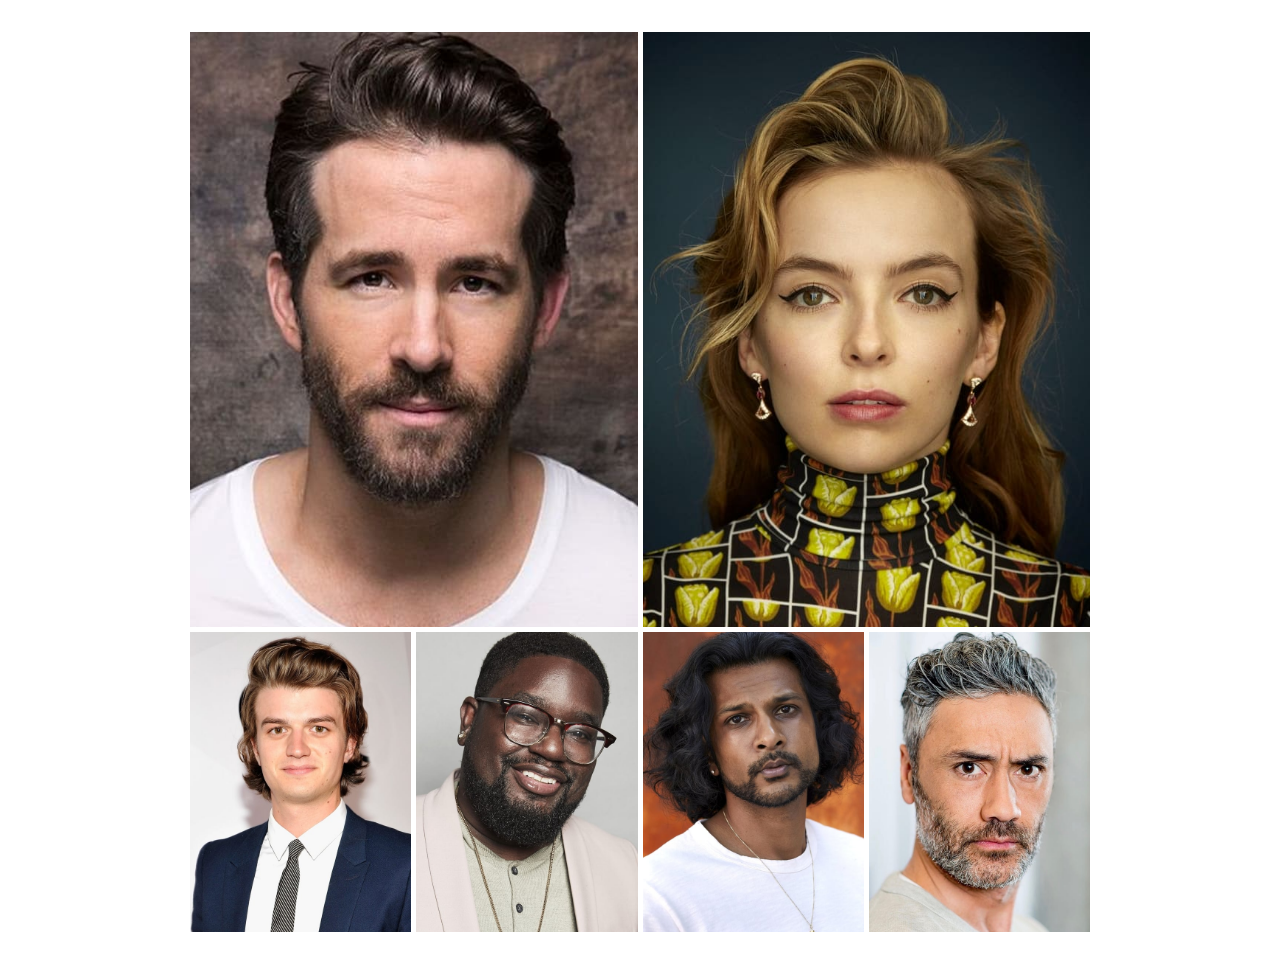
<file: actorGallery.html>
<!DOCTYPE html>
<html lang="en">
<head>
    <meta charset="UTF-8">
    <meta name="viewport" content="width=device-width, initial-scale=1.0">
    <link rel="stylesheet" href="css/gallery.css">
    <title>Free Guy Actors Gallery</title>
</head>
<body>
    
    <div class="container">

        <div class="ryan">
            <div class="img">
                <img src="images/ryan.jpg" alt="">
            </div>
        </div>

        <div class="jodie">
            <div class="img">
                <img src="images/jodie.jpg" alt="">
            </div>
        </div>

        <div class="joe">
            <div class="img">
                <img src="images/joe.jpg" alt="">
            </div>
        </div>

        <div class="lilrel">
            <div class="img">
                <img src="images/lilrel.jpg" alt="">
            </div>
        </div>

        <div class="utkarsh">
            <div class="img">
                <img src="images/utkarsh.jpg" alt="">
            </div>
        </div>

        <div class="taika">
            <div class="img">
                <img src="images/taika.jpg" alt="">
            </div>
        </div>


    </div>



</body>
</html>
</file>
<file: css/gallery.css>
* {
    margin: 0;
    padding: 0;
    box-sizing: border-box;
   /* border: 1px solid red;*/
    }

.container {
    width: 900px;
    height: 900px;
    margin: 2rem auto;
    display: grid;
    grid-template-columns: repeat(4, 1fr);
    grid-template-rows: 595px 300px;
    gap: 5px;
}

.container > div {
    width: 100%;
    height: 100%;
}

.img  {
    width: 100%;
    height: 100%;
}

.img img {
    width: 100%;
    height: 100%;
    object-fit: cover;
}

.ryan {
    grid-column: 1/3;
    grid-row: 1/2;
}

.jodie {
    grid-column: 3/5;
    grid-row: 1/2;
}

@media (max-width: 568px) {
    body {
        background-color: #000;
    }
    .container {
        width: auto;
        grid-template-columns: repeat(1,auto);
        grid-template-rows: repeat(6, 1fr);
        grid-template-areas: 
        "ryan"
        "jodie"
        "joe"
        "lilrel"
        "utkarsh"
        "taika"
        ;
    }

    .ryan {
        grid-area: ryan;
    
    }

    .jodie {
        grid-area: jodie;
    }

    .joe {
        grid-area: joe;
    }

    .lilrel {
        grid-area: lilrel;
    }

    .utkarsh {
        grid-area: utkarsh;
    }

    .taika {
        grid-area: taika;
    }
}
</file>
